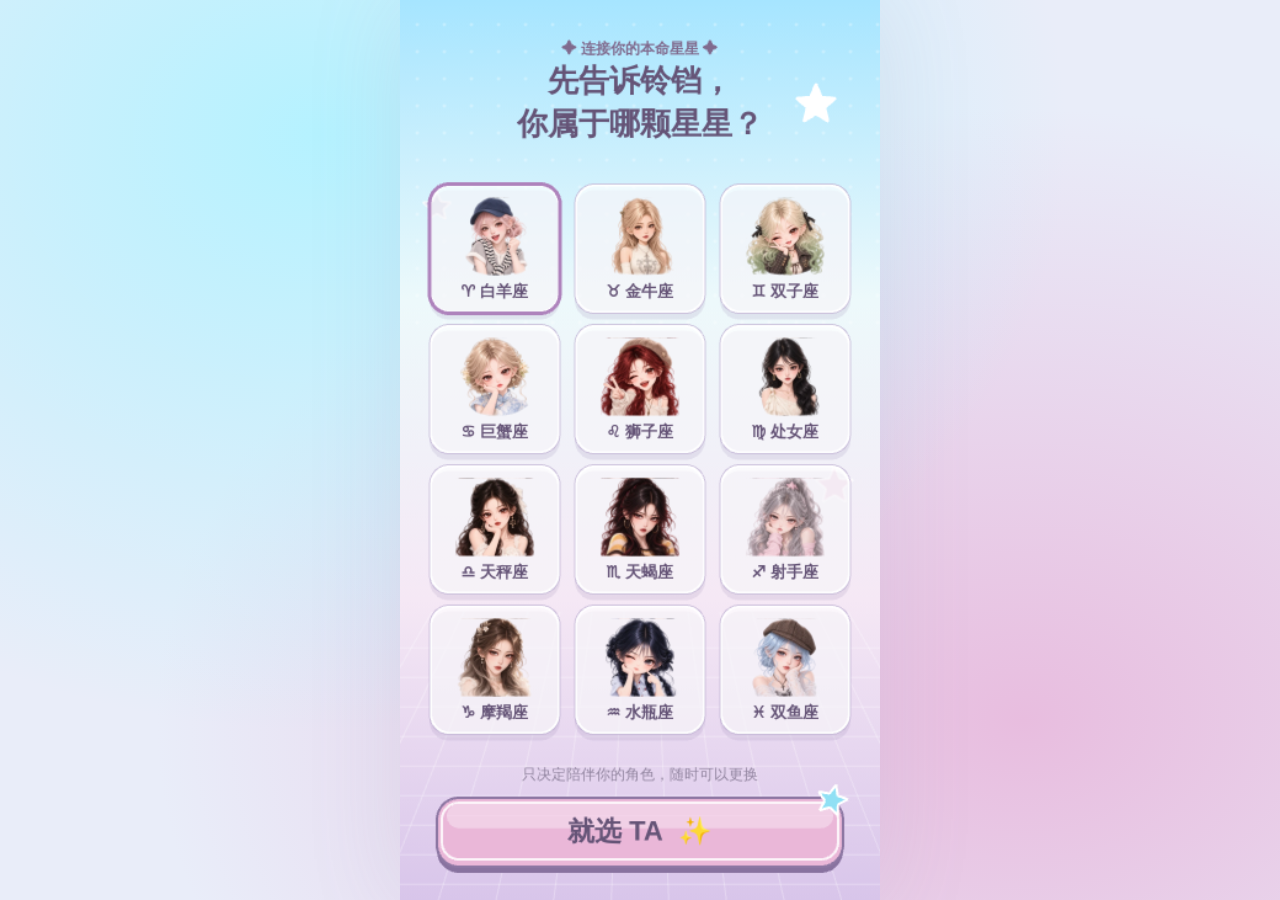
<file: index.html>
<!doctype html>
<html lang="zh-CN">
  <head>
    <meta charset="UTF-8" />
    <meta
      name="viewport"
      content="width=device-width,initial-scale=1,maximum-scale=1,user-scalable=no,viewport-fit=cover"
    />
    <meta name="theme-color" content="#69D5FC" />
    <meta name="apple-mobile-web-app-capable" content="yes" />
    <meta
      name="apple-mobile-web-app-status-bar-style"
      content="black-translucent"
    />
    <meta
      name="description"
      content="十二星座的轻甜铃音三消。点亮星星，慢慢响铃。"
    />
    <link rel="icon" type="image/png" href="./icons/icon-192.png" />
    <link rel="apple-touch-icon" href="./icons/icon-192.png" />
    <title>爱我请响铃 · 星星正在等你</title>
    <script type="module" crossorigin src="./assets/index-CNQjpR17.js"></script>
    <link rel="modulepreload" crossorigin href="./assets/phaser-DFK5Ua9d.js">
    <link rel="stylesheet" crossorigin href="./assets/index-CTQp2sPk.css">
  <link rel="manifest" href="./manifest.webmanifest"></head>
  <body>
    <main id="game" aria-label="爱我请响铃游戏"></main>
    <div id="rotate">
      <span>♬</span><strong>竖起来，铃声才会落下来 ♪</strong
      ><small>转回竖屏，接着收集你的星星</small>
    </div>
    <div id="loading">✦ 爱我请响铃 <small>正在接收星星的信号…</small></div>
  </body>
</html>
</file>
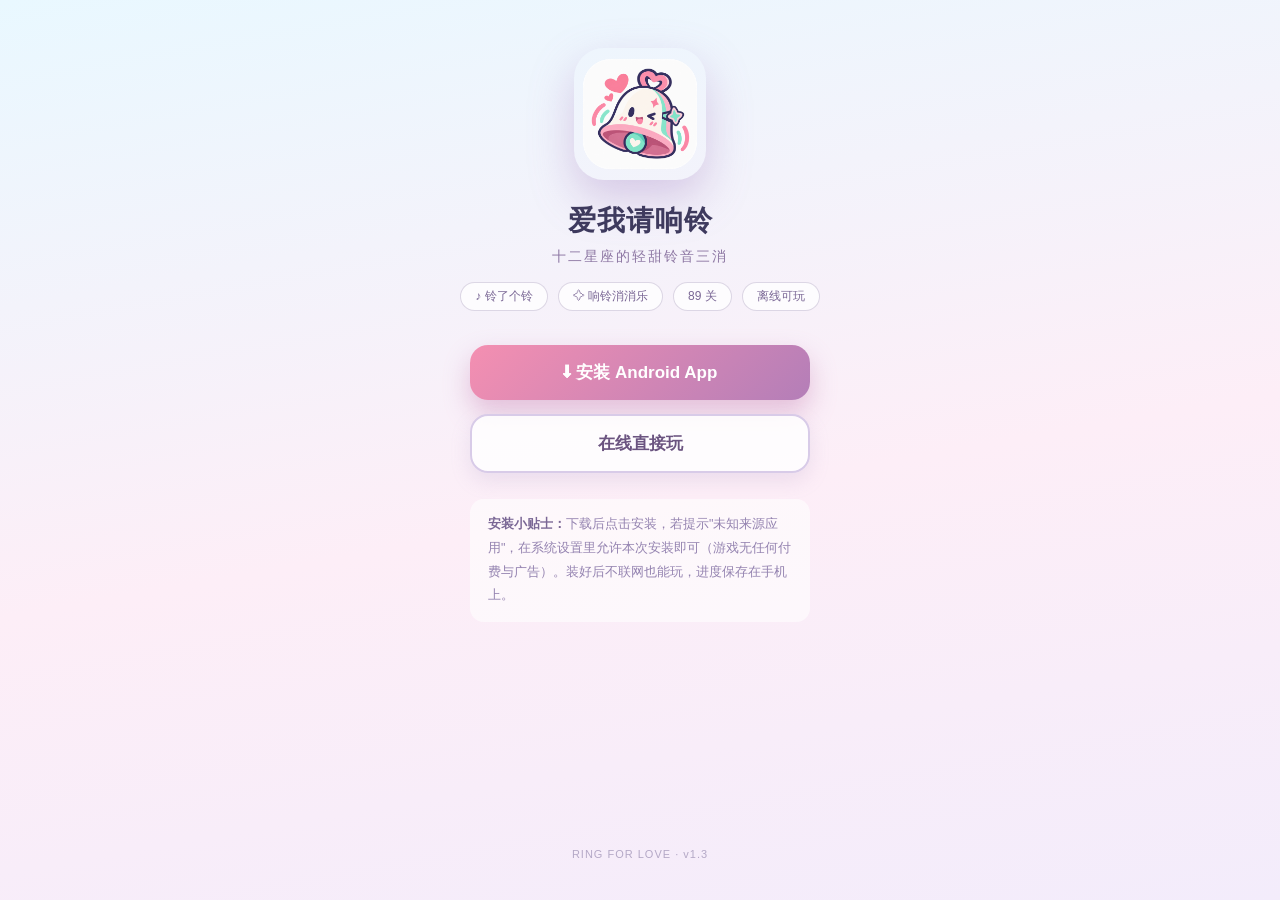
<file: download/index.html>
<!DOCTYPE html>
<html lang="zh-CN">
<head>
<meta charset="UTF-8">
<meta name="viewport" content="width=device-width, initial-scale=1.0, viewport-fit=cover">
<title>爱我请响铃 · 下载</title>
<style>
  * { margin: 0; padding: 0; box-sizing: border-box; -webkit-tap-highlight-color: transparent; }
  body {
    font-family: -apple-system, "PingFang SC", "Microsoft YaHei", sans-serif;
    min-height: 100vh;
    background: linear-gradient(170deg, #e9f8ff 0%, #fdeef7 55%, #f3ecfb 100%);
    display: flex;
    flex-direction: column;
    align-items: center;
    padding: 48px 24px 40px;
    color: #3e3a5e;
  }
  .icon {
    width: 132px; height: 132px;
    border-radius: 30px;
    box-shadow: 0 18px 44px rgba(160, 120, 190, 0.35);
  }
  h1 { font-size: 28px; margin: 22px 0 8px; letter-spacing: 1px; }
  .slogan { font-size: 14px; color: #8d77a3; letter-spacing: 2px; }
  .tags { display: flex; gap: 10px; margin-top: 16px; flex-wrap: wrap; justify-content: center; }
  .tag {
    font-size: 12px; color: #7a6795;
    background: rgba(255, 255, 255, 0.75);
    border: 1px solid rgba(180, 168, 198, 0.45);
    padding: 5px 14px; border-radius: 999px;
  }
  .btns { width: 100%; max-width: 340px; margin-top: 34px; display: flex; flex-direction: column; gap: 14px; }
  .btn {
    display: flex; align-items: center; justify-content: center; gap: 8px;
    text-decoration: none; font-size: 17px; font-weight: 600;
    padding: 16px; border-radius: 18px;
    transition: transform 0.12s ease;
  }
  .btn:active { transform: scale(0.97); }
  .btn-primary {
    color: #fff;
    background: linear-gradient(135deg, #f48fb1, #b47eb8);
    box-shadow: 0 12px 26px rgba(200, 130, 180, 0.45);
  }
  .btn-secondary {
    color: #6b5480;
    background: rgba(255, 255, 255, 0.85);
    border: 2px solid #d8cbe8;
    box-shadow: 0 8px 20px rgba(160, 140, 190, 0.18);
  }
  .note {
    margin-top: 26px; max-width: 340px;
    font-size: 12.5px; line-height: 1.9; color: #9483b0;
    background: rgba(255, 255, 255, 0.6);
    border-radius: 14px; padding: 14px 18px;
  }
  .note b { color: #7a6795; }
  .foot { margin-top: auto; padding-top: 36px; font-size: 11px; color: #b4a8c6; letter-spacing: 1px; }
</style>
</head>
<body>
  <img class="icon" src="../icons/icon-512.png" alt="爱我请响铃">
  <h1>爱我请响铃</h1>
  <div class="slogan">十二星座的轻甜铃音三消</div>
  <div class="tags">
    <span class="tag">♪ 铃了个铃</span>
    <span class="tag">✧ 响铃消消乐</span>
    <span class="tag">89 关</span>
    <span class="tag">离线可玩</span>
  </div>
  <div class="btns">
    <a class="btn btn-primary" href="./ring-match.apk" download>⬇ 安装 Android App</a>
    <a class="btn btn-secondary" href="../">在线直接玩</a>
  </div>
  <div class="note">
    <b>安装小贴士：</b>下载后点击安装，若提示"未知来源应用"，在系统设置里允许本次安装即可（游戏无任何付费与广告）。装好后不联网也能玩，进度保存在手机上。
  </div>
  <div class="foot">RING FOR LOVE · v1.3</div>
</body>
</html>
</file>
<file: assets/index-CTQp2sPk.css>
:root{font-family:PingFang SC,Microsoft YaHei,Noto Sans CJK SC,sans-serif;color:#655477;background:#dceefa;font-synthesis:none;touch-action:none;user-select:none;-webkit-user-select:none;-webkit-tap-highlight-color:transparent}*{box-sizing:border-box}html,body{width:100%;height:100%;margin:0;overflow:hidden;overscroll-behavior:none}body{background:radial-gradient(ellipse at 25% 15%,#b5f2ff,transparent 55%),radial-gradient(ellipse at 80% 80%,#e8bddf,transparent 60%),#e9edf9;display:flex;align-items:center;justify-content:center}#game{width:min(100vw,480px);height:100vh;height:calc(100dvh - env(safe-area-inset-top) - env(safe-area-inset-bottom));margin-top:env(safe-area-inset-top);margin-bottom:env(safe-area-inset-bottom);position:relative;overflow:hidden;box-shadow:0 0 90px #9284ac22}canvas{display:block;touch-action:none}#loading{position:fixed;inset:0;display:flex;gap:20px;flex-direction:column;justify-content:center;align-items:center;background:#dff5ff;font-weight:900;font-size:28px}#loading small{font-size:14px;font-weight:400}#rotate{display:none;position:fixed;inset:0;z-index:9999;background:linear-gradient(135deg,#b9f4ff,#fff6fa,#d4c6ef);align-items:center;justify-content:center;flex-direction:column;gap:22px}#rotate span{font-size:64px;animation:rock 2s ease-in-out infinite}#rotate small{opacity:.7}@keyframes rock{50%{transform:rotate(12deg)}}@media(orientation:landscape)and (max-height:600px){#rotate{display:flex}}#debug{position:fixed;top:12px;left:12px;z-index:999;background:#fbf8fff0;border:2px solid #9075a9;border-radius:14px;width:188px;max-height:80vh;overflow:auto;padding:10px;font:12px Microsoft YaHei,sans-serif;touch-action:pan-y;box-shadow:0 5px 20px #74608744}#debug summary{cursor:pointer;font-weight:800;min-height:24px}#debug button,#debug select{display:block;width:100%;margin:5px 0;border:1px solid #bba7d3;border-radius:7px;padding:7px;background:#e8e2ff;color:#59436a;font:inherit}#debug .fps{font-size:11px}
</file>
